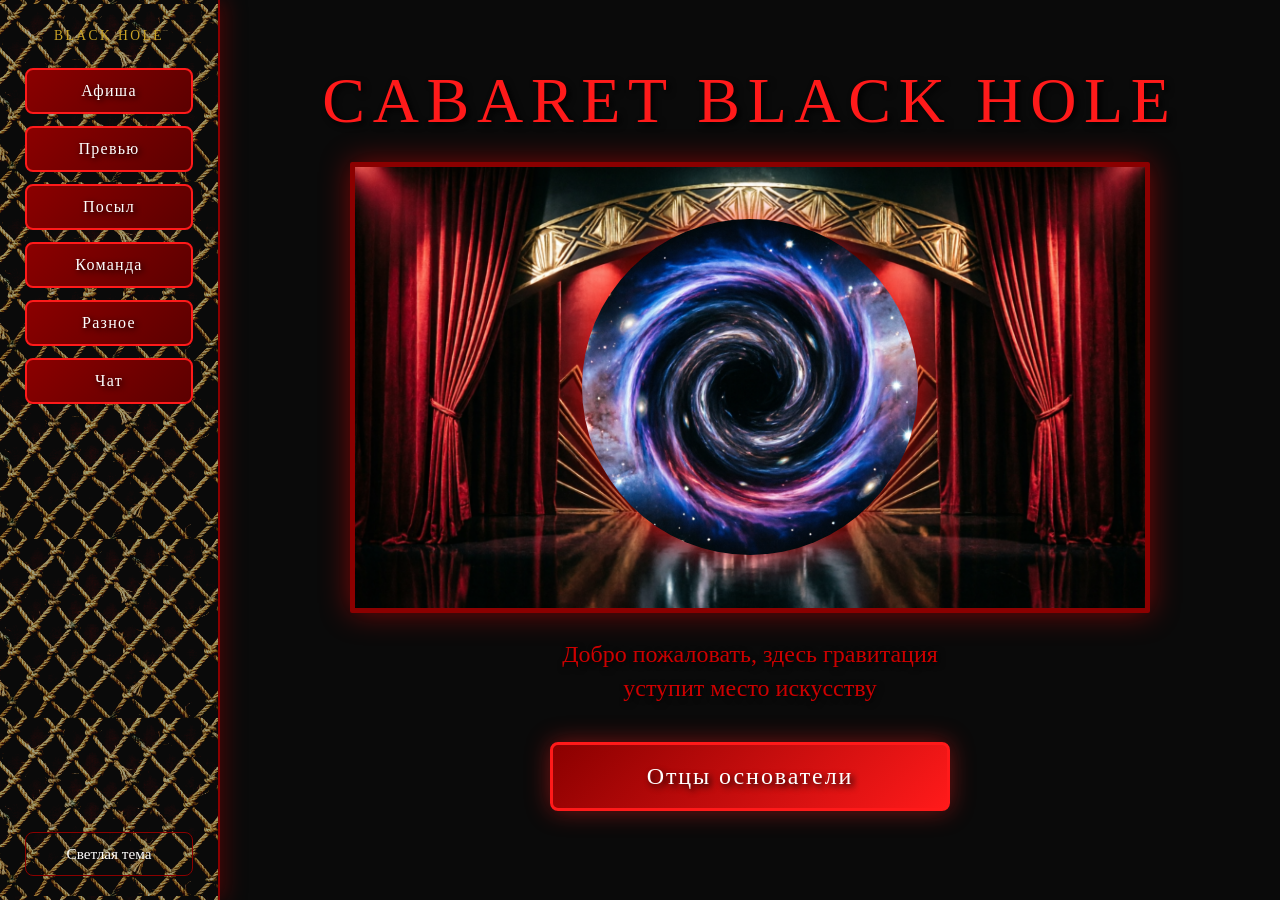
<file: index.html>
<!DOCTYPE html>
<html lang="ru">
<head>
    <meta charset="UTF-8">
    <meta name="viewport" content="width=device-width, initial-scale=1, viewport-fit=cover">
    <meta name="theme-color" content="#0a0a0a">
    <meta name="description" content="Cabaret Black Hole — здесь гравитация уступит место искусству">
    <title>Cabaret Black Hole</title>
    <script src="js/theme-boot.js"></script>
    <link rel="stylesheet" href="css/site.css">
    <link rel="preload" as="image" href="black.png" fetchpriority="high">
</head>
<body data-page="home" data-show-theme>
    <a class="skip-link" href="#content">К содержанию</a>
    <div data-site-nav></div>
    <script src="js/nav.js"></script>

    <div class="main-wrapper">
        <main id="content" class="container">
            <h1>CABARET BLACK HOLE</h1>

            <div class="stage">
                <img src="black.png" alt="Сцена кабаре с красным занавесом" class="curtains" width="1664" height="928" fetchpriority="high" decoding="async">
                <img src="hole.png" alt="" class="hole" width="1664" height="928" decoding="async">
            </div>

            <p class="lead">Добро пожаловать, здесь гравитация уступит место искусству</p>

            <a href="otci.html" class="founders-btn">Отцы основатели</a>
        </main>
    </div>

    <script src="js/theme.js" defer></script>
</body>
</html>
</file>
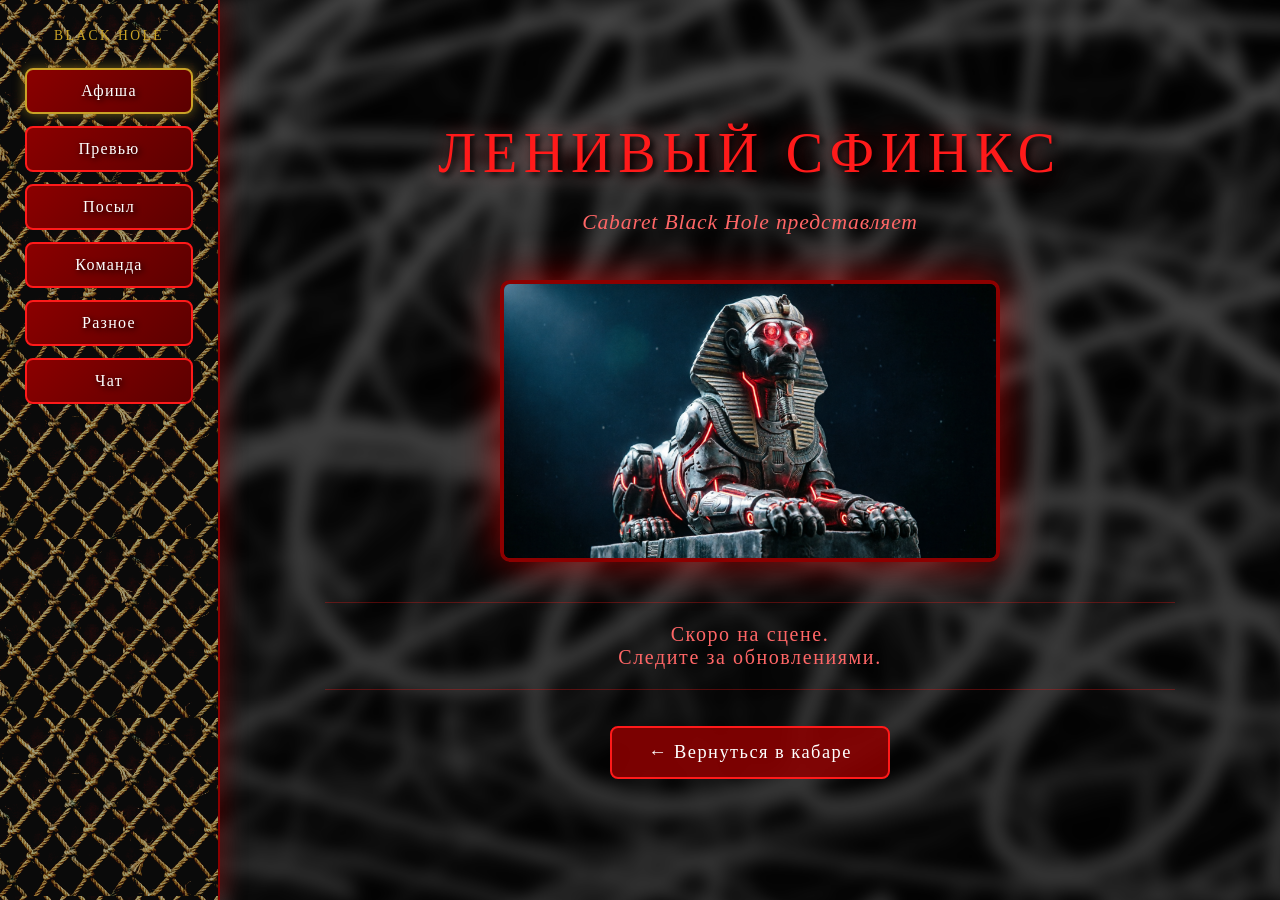
<file: afisha.html>
<!DOCTYPE html>
<html lang="ru">
<head>
    <meta charset="UTF-8">
    <meta name="viewport" content="width=device-width, initial-scale=1, viewport-fit=cover">
    <meta name="theme-color" content="#0a0a0a">
    <meta name="description" content="Афиша Cabaret Black Hole — Ленивый Сфинкс">
    <title>Афиша — Ленивый Сфинкс</title>
    <script src="js/theme-boot.js"></script>
    <link rel="stylesheet" href="css/site.css">
    <link rel="stylesheet" href="css/pages.css">
</head>
<body class="has-photo-bg" data-page="afisha">
    <a class="skip-link" href="#content">К содержанию</a>
    <div data-site-nav></div>
    <script src="js/nav.js"></script>

    <div class="main-wrapper page-screen">
        <main id="content" class="poster-container">
            <h1 class="poster-title">Ленивый сфинкс</h1>
            <p class="poster-subtitle">Cabaret Black Hole представляет</p>
            <img src="sphinx.png" alt="Ленивый Сфинкс" class="sphinx-image" width="1664" height="928">
            <div class="teaser-text">
                Скоро на сцене.<br>
                Следите за обновлениями.
            </div>
            <a href="index.html" class="back-btn">← Вернуться в кабаре</a>
        </main>
    </div>
</body>
</html>
</file>
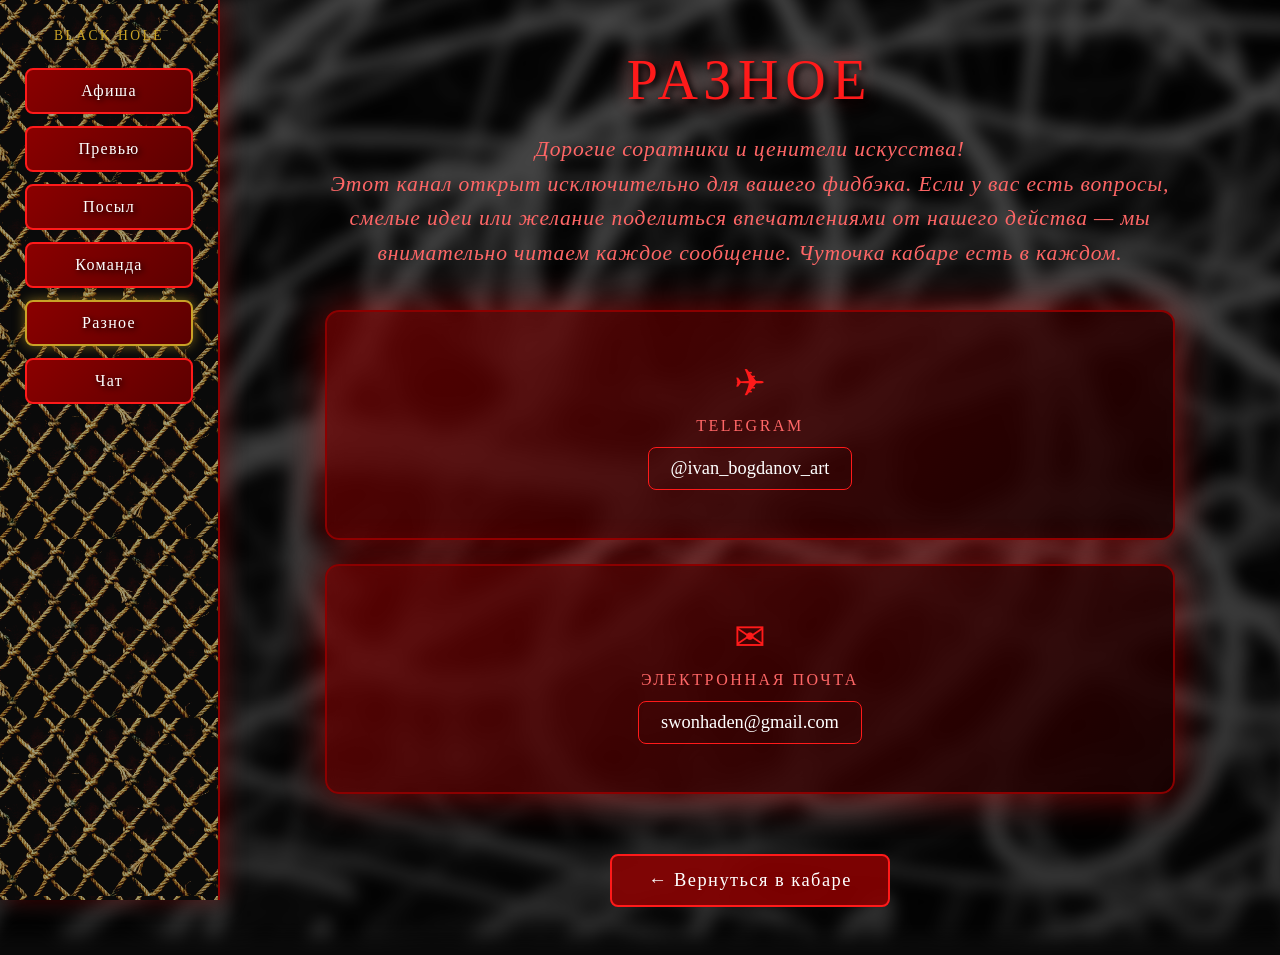
<file: misc.html>
<!DOCTYPE html>
<html lang="ru">
<head>
    <meta charset="UTF-8">
    <meta name="viewport" content="width=device-width, initial-scale=1, viewport-fit=cover">
    <meta name="theme-color" content="#0a0a0a">
    <meta name="description" content="Контакты Cabaret Black Hole">
    <title>Разное — Cabaret Black Hole</title>
    <script src="js/theme-boot.js"></script>
    <link rel="stylesheet" href="css/site.css">
    <link rel="stylesheet" href="css/pages.css">
</head>
<body class="has-photo-bg" data-page="misc">
    <a class="skip-link" href="#content">К содержанию</a>
    <div data-site-nav></div>
    <script src="js/nav.js"></script>

    <div class="main-wrapper page-screen">
        <main id="content" class="contact-container">
            <h1 class="page-title">Разное</h1>
            <p class="page-subtitle">
                Дорогие соратники и ценители искусства!<br>
                Этот канал открыт исключительно для вашего фидбэка.
                Если у вас есть вопросы, смелые идеи или желание поделиться впечатлениями от нашего действа — мы внимательно читаем каждое сообщение. Чуточка кабаре есть в каждом.
            </p>
            <div class="contact-block">
                <div class="contact-icon" aria-hidden="true">✈</div>
                <div class="contact-label">Telegram</div>
                <a href="https://t.me/ivan_bogdanov_art" class="contact-value" target="_blank" rel="noopener noreferrer">
                    @ivan_bogdanov_art
                </a>
            </div>
            <div class="contact-block">
                <div class="contact-icon" aria-hidden="true">✉</div>
                <div class="contact-label">Электронная почта</div>
                <a href="mailto:swonhaden@gmail.com" class="contact-value">
                    swonhaden@gmail.com
                </a>
            </div>
            <a href="index.html" class="back-btn">← Вернуться в кабаре</a>
        </main>
    </div>
</body>
</html>
</file>
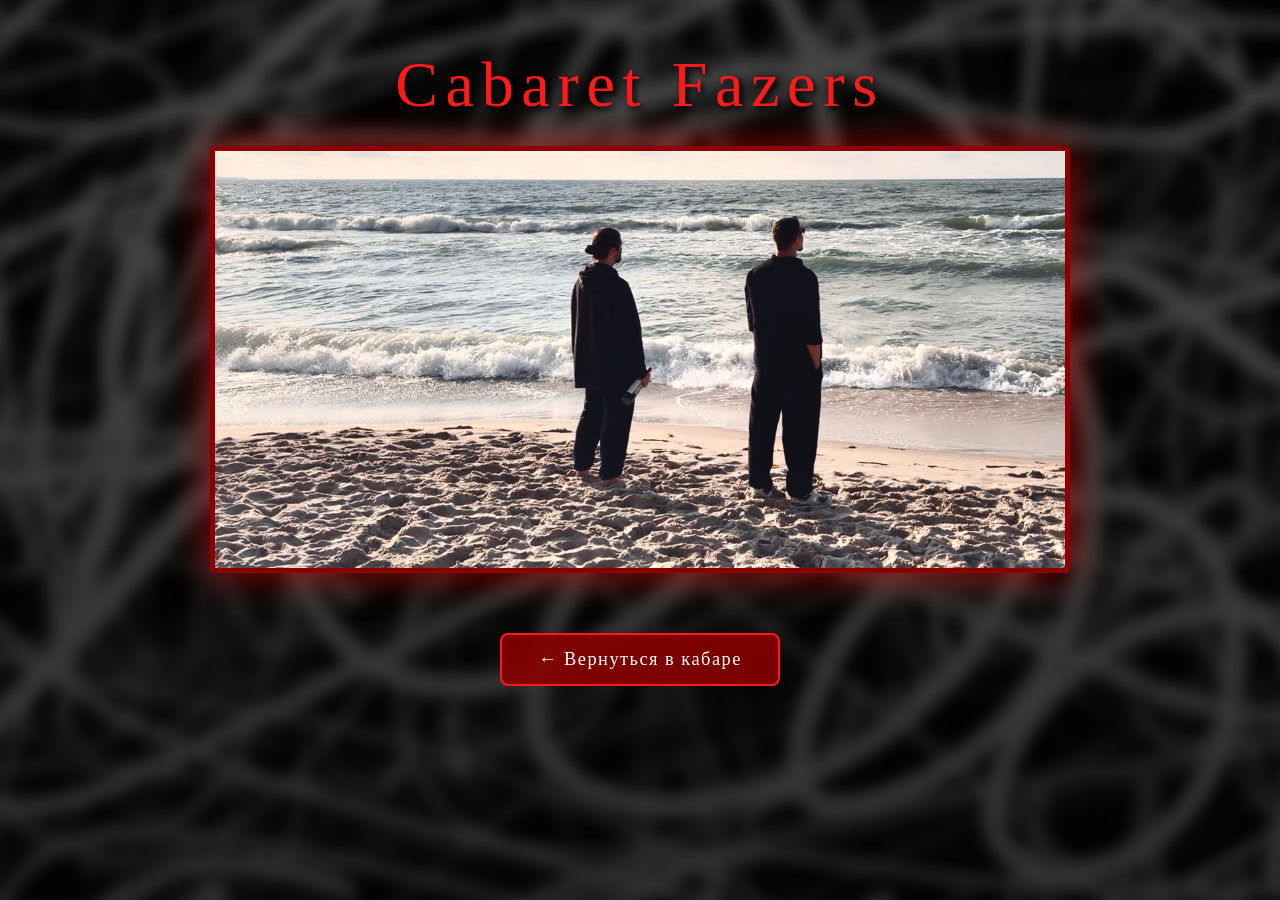
<file: otci.html>
<!DOCTYPE html>
<html lang="ru">
<head>
    <meta charset="UTF-8">
    <meta name="viewport" content="width=device-width, initial-scale=1, viewport-fit=cover">
    <meta name="theme-color" content="#0a0a0a">
    <meta name="description" content="Отцы основатели Cabaret Black Hole">
    <title>Отцы основатели — Cabaret Black Hole</title>
    <script src="js/theme-boot.js"></script>
    <link rel="stylesheet" href="css/site.css">
</head>
<body class="has-photo-bg">
    <a class="skip-link" href="#content">К содержанию</a>

    <main id="content" class="container">
        <h1>Cabaret Fazers</h1>
        <img src="HoleOtci.png" alt="Основатели Cabaret Black Hole на берегу" class="portrait" width="1280" height="628" loading="eager" decoding="async">
        <div class="page-actions">
            <a href="index.html" class="back-btn">← Вернуться в кабаре</a>
        </div>
    </main>
</body>
</html>
</file>
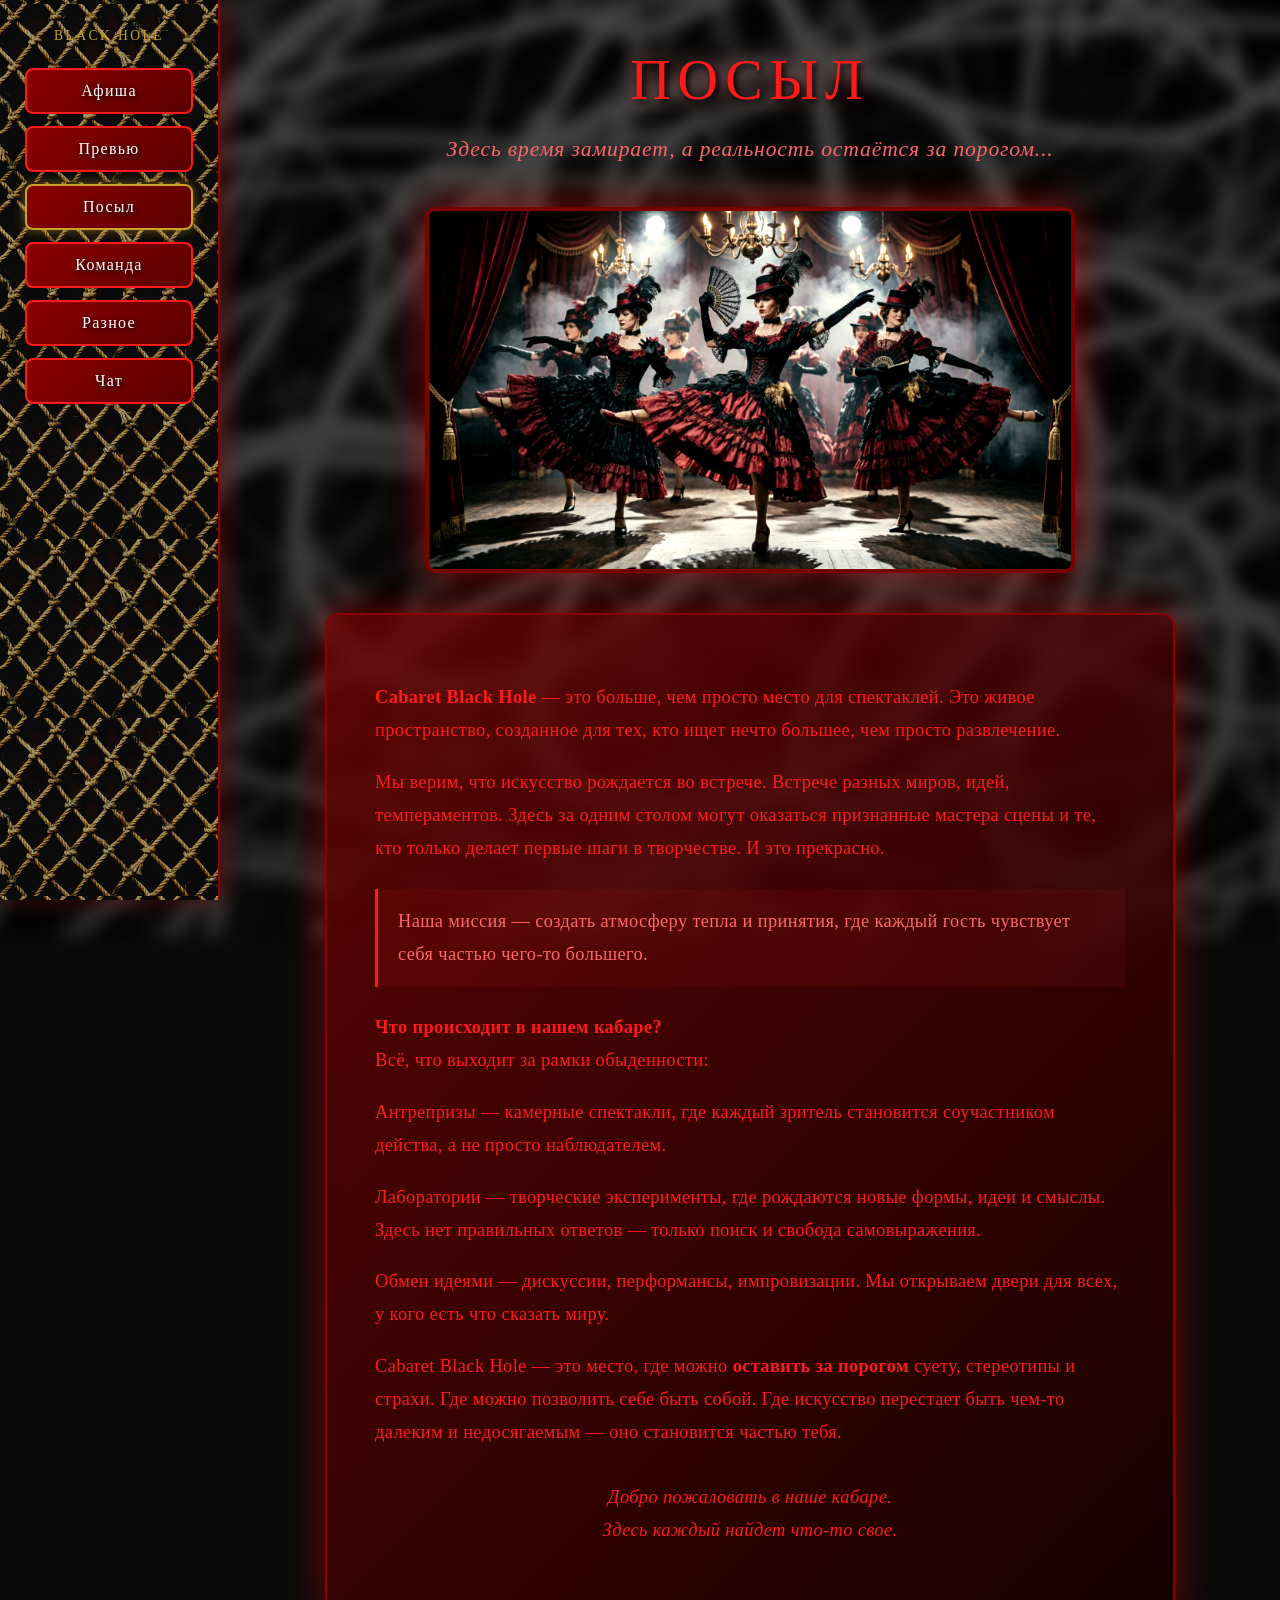
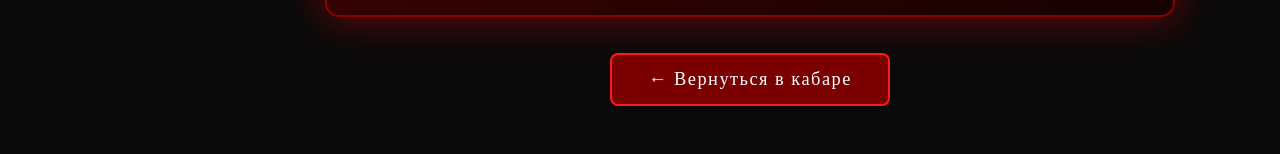
<file: posyl.html>
<!DOCTYPE html>
<html lang="ru">
<head>
    <meta charset="UTF-8">
    <meta name="viewport" content="width=device-width, initial-scale=1, viewport-fit=cover">
    <meta name="theme-color" content="#0a0a0a">
    <meta name="description" content="Посыл Cabaret Black Hole">
    <title>Посыл — Cabaret Black Hole</title>
    <script src="js/theme-boot.js"></script>
    <link rel="stylesheet" href="css/site.css">
    <link rel="stylesheet" href="css/pages.css">
</head>
<body class="has-photo-bg" data-page="posyl">
    <a class="skip-link" href="#content">К содержанию</a>
    <div data-site-nav></div>
    <script src="js/nav.js"></script>

    <div class="main-wrapper page-screen">
        <main id="content" class="message-container">
            <h1 class="page-title">Посыл</h1>
            <p class="intro-text">Здесь время замирает, а реальность остаётся за порогом...</p>
            <img src="cancan.png" alt="Бурлеск канкан" class="cancan-image">

            <div class="manifesto-section">
                <div class="manifesto-text">
                    <p>
                        <strong>Cabaret Black Hole</strong> — это больше, чем просто место для спектаклей.
                        Это живое пространство, созданное для тех, кто ищет нечто большее, чем просто развлечение.
                    </p>
                    <p>
                        Мы верим, что искусство рождается во встрече. Встрече разных миров, идей, темпераментов.
                        Здесь за одним столом могут оказаться признанные мастера сцены и те, кто только делает
                        первые шаги в творчестве. И это прекрасно.
                    </p>
                    <span class="highlight">
                        Наша миссия — создать атмосферу тепла и принятия,
                        где каждый гость чувствует себя частью чего-то большего.
                    </span>
                    <p>
                        <strong>Что происходит в нашем кабаре?</strong><br>
                        Всё, что выходит за рамки обыденности:
                    </p>
                    <p>
                        Антрепризы — камерные спектакли, где каждый зритель становится
                        соучастником действа, а не просто наблюдателем.
                    </p>
                    <p>
                        Лаборатории — творческие эксперименты, где рождаются новые формы,
                        идеи и смыслы. Здесь нет правильных ответов — только поиск и свобода самовыражения.
                    </p>
                    <p>
                        Обмен идеями — дискуссии, перформансы, импровизации.
                        Мы открываем двери для всех, у кого есть что сказать миру.
                    </p>
                    <p>
                        Cabaret Black Hole — это место, где можно <strong>оставить за порогом</strong>
                        суету, стереотипы и страхи. Где можно позволить себе быть собой. Где искусство
                        перестает быть чем-то далеким и недосягаемым — оно становится частью тебя.
                    </p>
                    <p style="text-align: center; margin-top: 32px;">
                        <em>Добро пожаловать в наше кабаре.<br>
                        Здесь каждый найдет что-то свое.</em>
                    </p>
                </div>
            </div>
            <a href="index.html" class="back-btn">← Вернуться в кабаре</a>
        </main>
    </div>
</body>
</html>
</file>
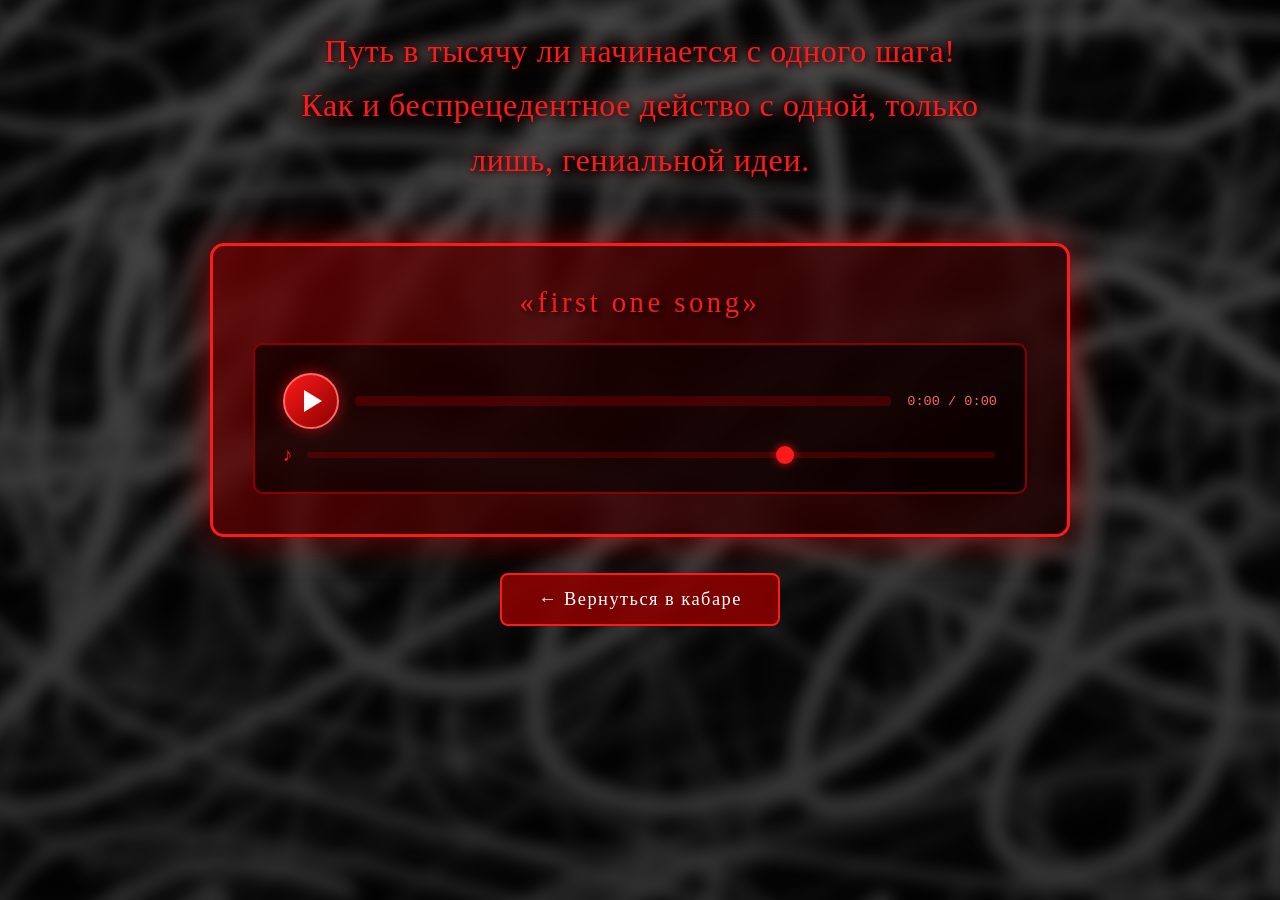
<file: preview.html>
<!DOCTYPE html>
<html lang="ru">
<head>
    <meta charset="UTF-8">
    <meta name="viewport" content="width=device-width, initial-scale=1, viewport-fit=cover">
    <meta name="theme-color" content="#0a0a0a">
    <meta name="description" content="Превью Cabaret Black Hole — first one song">
    <title>Превью — Cabaret Black Hole</title>
    <script src="js/theme-boot.js"></script>
    <link rel="stylesheet" href="css/site.css">
</head>
<body class="has-photo-bg">
    <a class="skip-link" href="#content">К содержанию</a>

    <main id="content" class="container">
        <p class="philosophy-text">
            Путь в тысячу ли начинается с одного шага!<br>
            Как и беспрецедентное действо с одной, только лишь, гениальной идеи.
        </p>

        <section class="timeline-container" aria-labelledby="track-title">
            <h1 class="timeline-title" id="track-title">«first one song»</h1>

            <div class="custom-player">
                <audio id="audioPlayer" src="Cabaret.mp3" preload="metadata"></audio>

                <div class="player-controls">
                    <button type="button" class="play-btn" id="playBtn" aria-label="Играть" aria-pressed="false">
                        <span class="play-icon" id="playIcon"></span>
                        <span class="pause-icon" id="pauseIcon"></span>
                    </button>

                    <div class="progress-container" id="progressContainer" role="slider" tabindex="0" aria-label="Прогресс трека" aria-valuemin="0" aria-valuemax="100" aria-valuenow="0">
                        <div class="progress-bar" id="progressBar"></div>
                    </div>

                    <div class="time-display" id="timeDisplay">0:00 / 0:00</div>
                </div>

                <div class="volume-control">
                    <span class="volume-icon" aria-hidden="true">♪</span>
                    <input type="range" class="volume-slider" id="volumeSlider" min="0" max="100" value="70" aria-label="Громкость">
                </div>
            </div>
        </section>

        <div class="page-actions">
            <a href="index.html" class="back-btn">← Вернуться в кабаре</a>
        </div>
    </main>

    <script src="js/player.js" defer></script>
</body>
</html>
</file>
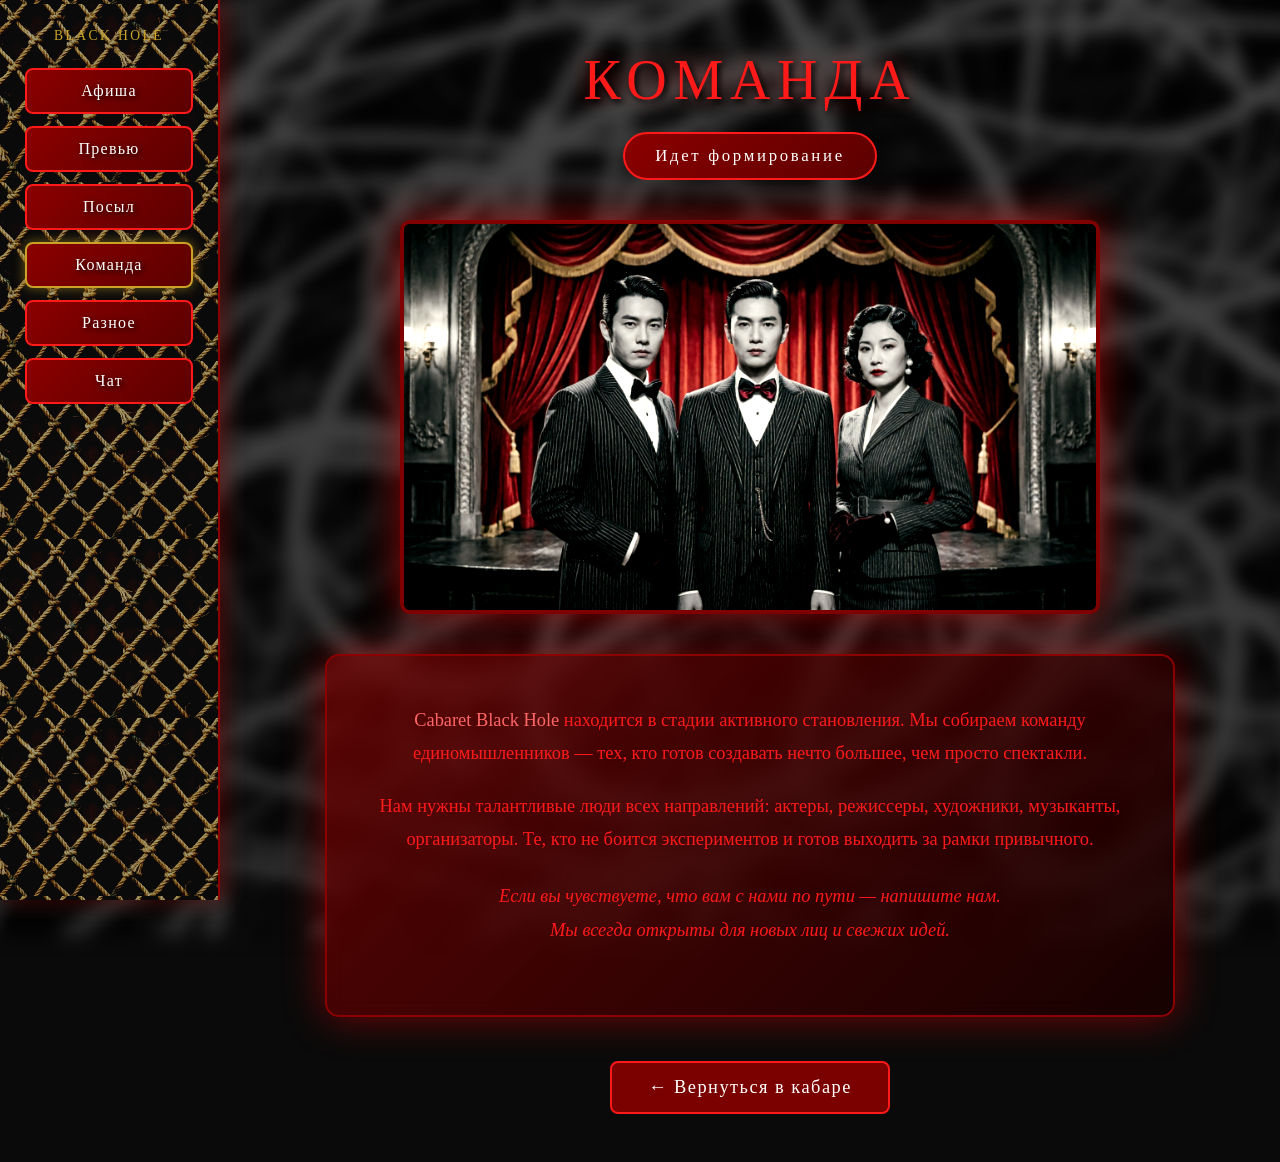
<file: team.html>
<!DOCTYPE html>
<html lang="ru">
<head>
    <meta charset="UTF-8">
    <meta name="viewport" content="width=device-width, initial-scale=1, viewport-fit=cover">
    <meta name="theme-color" content="#0a0a0a">
    <meta name="description" content="Команда Cabaret Black Hole">
    <title>Команда — Cabaret Black Hole</title>
    <script src="js/theme-boot.js"></script>
    <link rel="stylesheet" href="css/site.css">
    <link rel="stylesheet" href="css/pages.css">
</head>
<body class="has-photo-bg" data-page="team">
    <a class="skip-link" href="#content">К содержанию</a>
    <div data-site-nav></div>
    <script src="js/nav.js"></script>

    <div class="main-wrapper page-screen">
        <main id="content" class="team-container">
            <h1 class="page-title">Команда</h1>
            <div class="status-badge">Идет формирование</div>
            <img src="team.png" alt="Команда Cabaret Black Hole" class="team-image">
            <div class="formation-text">
                <p>
                    <span class="highlight">Cabaret Black Hole</span> находится в стадии активного становления.
                    Мы собираем команду единомышленников — тех, кто готов создавать нечто большее,
                    чем просто спектакли.
                </p>
                <p>
                    Нам нужны талантливые люди всех направлений: актеры, режиссеры, художники,
                    музыканты, организаторы. Те, кто не боится экспериментов и готов выходить
                    за рамки привычного.
                </p>
                <p style="text-align: center; margin-top: 24px;">
                    <em>Если вы чувствуете, что вам с нами по пути — напишите нам.<br>
                    Мы всегда открыты для новых лиц и свежих идей.</em>
                </p>
            </div>
            <a href="index.html" class="back-btn">← Вернуться в кабаре</a>
        </main>
    </div>
</body>
</html>
</file>
<file: css/site.css>
:root {
    --bg: #0a0a0a;
    --bg-deep: #1a0000;
    --red: #ff1a1a;
    --red-soft: #ff6666;
    --red-mid: #cc0000;
    --red-dark: #8b0000;
    --red-deeper: #5c0000;
    --gold: #c9a227;
    --text: #ff1a1a;
    --white: #fff;
    --on-accent: #fff;
    --muted-fg: #fff;
    --font: Georgia, "Times New Roman", serif;
    --shadow: 2px 2px 6px #000;
    --title-shadow: 3px 3px 6px #000;
    --glow: 0 0 24px rgba(255, 26, 26, 0.45);
    --glow-hot: 0 0 15px rgba(255, 0, 0, 0.7);
    --glow-strong: 0 0 40px rgba(255, 0, 0, 0.8);
    --stage-glow: 0 0 30px rgba(255, 0, 0, 0.45);
    --hole-glow: drop-shadow(0 0 18px rgba(255, 0, 0, 0.7));
    --sidebar-shadow: 5px 0 20px rgba(139, 0, 0, 0.45);
    --photo-veil: linear-gradient(180deg, rgba(10, 10, 10, 0.35), rgba(10, 10, 10, 0.55));
    --photo-filter: blur(8px) brightness(0.42);
    --panel: linear-gradient(135deg, rgba(139, 0, 0, 0.62), rgba(26, 0, 0, 0.82));
    --panel-shadow: 0 0 40px rgba(255, 0, 0, 0.45);
    --player-bg: rgba(0, 0, 0, 0.6);
    --track: rgba(139, 0, 0, 0.4);
    --play-glow: 0 0 15px rgba(255, 26, 26, 0.55);
    --play-glow-hover: 0 0 25px rgba(255, 26, 26, 0.85);
    --bar-glow: 0 0 10px rgba(255, 26, 26, 0.8);
    --portrait-glow: 0 0 40px rgba(255, 0, 0, 0.55);
    --back-bg: rgba(139, 0, 0, 0.88);
    --back-hover: rgba(255, 26, 26, 0.92);
    --back-hover-fg: #111;
    --philosophy-shadow: 2px 2px 6px #000, 0 0 20px rgba(255, 0, 0, 0.4);
    --overlay: rgba(0, 0, 0, 0.55);
    --sidebar-bg: #0a0a0a;
    --sidebar-net: url("../net.jpg") center / 320px auto repeat;
    --sidebar-net-filter: contrast(1.65) brightness(0.62) saturate(0.8);
    --sidebar-net-blend: lighten;
    --radius: 8px;
    --sidebar-w: 220px;
    --safe-top: env(safe-area-inset-top, 0px);
    --safe-bottom: env(safe-area-inset-bottom, 0px);
    --safe-left: env(safe-area-inset-left, 0px);
}

html[data-theme="light"] {
    --bg: #eef0f2;
    --bg-deep: #e2e4e8;
    --red: #6a6d74;
    --red-soft: #8b8e96;
    --red-mid: #4a4d54;
    --red-dark: #3d4047;
    --red-deeper: #2f3238;
    --gold: #5c5f66;
    --text: #2c2e33;
    --white: #f7f8fa;
    --on-accent: #f7f8fa;
    --muted-fg: #2c2e33;
    --shadow: none;
    --title-shadow: none;
    --glow: 0 12px 32px rgba(32, 34, 40, 0.1);
    --glow-hot: 0 8px 22px rgba(32, 34, 40, 0.12);
    --glow-strong: 0 14px 36px rgba(32, 34, 40, 0.16);
    --stage-glow: 0 16px 40px rgba(32, 34, 40, 0.14);
    --hole-glow: drop-shadow(0 8px 16px rgba(32, 34, 40, 0.28));
    --sidebar-shadow: 4px 0 24px rgba(40, 42, 48, 0.08);
    --photo-veil: linear-gradient(180deg, rgba(238, 240, 242, 0.78), rgba(238, 240, 242, 0.9));
    --photo-filter: blur(10px) brightness(1.18) grayscale(0.45);
    --panel: linear-gradient(165deg, rgba(255, 255, 255, 0.82), rgba(226, 228, 232, 0.94));
    --panel-shadow: 0 18px 40px rgba(32, 34, 40, 0.1);
    --player-bg: rgba(255, 255, 255, 0.72);
    --track: rgba(90, 94, 102, 0.22);
    --play-glow: 0 8px 18px rgba(32, 34, 40, 0.16);
    --play-glow-hover: 0 10px 24px rgba(32, 34, 40, 0.22);
    --bar-glow: none;
    --portrait-glow: 0 18px 40px rgba(32, 34, 40, 0.14);
    --back-bg: #3d4047;
    --back-hover: #2c2e33;
    --back-hover-fg: #f7f8fa;
    --philosophy-shadow: none;
    --overlay: rgba(44, 46, 51, 0.28);
    --sidebar-bg: #e8e9ec;
    --sidebar-net: url("../net.jpg") center / 320px auto repeat;
    --sidebar-net-filter: contrast(1.25) brightness(1.08) grayscale(0.2);
    --sidebar-net-blend: multiply;
}

*,
*::before,
*::after {
    box-sizing: border-box;
}

html {
    color-scheme: dark;
}

html[data-theme="light"] {
    color-scheme: light;
}

body {
    margin: 0;
    padding: 0;
    background-color: var(--bg);
    font-family: var(--font);
    color: var(--text);
    overflow-x: hidden;
    min-height: 100vh;
    min-height: 100dvh;
}

img {
    max-width: 100%;
    height: auto;
    display: block;
}

a:focus-visible,
button:focus-visible,
input:focus-visible {
    outline: 2px solid var(--gold);
    outline-offset: 3px;
}

.skip-link {
    position: absolute;
    left: -999px;
    top: 8px;
    z-index: 400;
    background: var(--red-dark);
    color: var(--white);
    padding: 8px 14px;
    text-decoration: none;
}

.skip-link:focus {
    left: 8px;
}

/* Photo backdrop (preview, otci) */
.has-photo-bg {
    position: relative;
}

.has-photo-bg::before {
    content: "";
    position: fixed;
    inset: 0;
    background:
        var(--photo-veil),
        url("../fon.png") center / cover no-repeat;
    filter: var(--photo-filter);
    transform: scale(1.08);
    z-index: -1;
}

.container {
    max-width: 900px;
    margin: 0 auto;
    padding: 24px 20px calc(24px + var(--safe-bottom));
    position: relative;
    z-index: 1;
}

h1 {
    font-size: clamp(1.8rem, 6vw, 4rem);
    margin: 24px 0 16px;
    text-shadow: var(--title-shadow);
    letter-spacing: 0.12em;
    font-weight: 400;
    text-align: center;
}

/* Buttons */
.btn,
.sidebar-btn,
.founders-btn,
.back-btn {
    display: inline-block;
    color: var(--on-accent);
    text-decoration: none;
    font-family: var(--font);
    letter-spacing: 0.08em;
    text-align: center;
    border-radius: var(--radius);
    transition: background 0.25s ease, box-shadow 0.25s ease, transform 0.25s ease, color 0.25s ease;
    -webkit-tap-highlight-color: transparent;
}

.sidebar-btn {
    width: 168px;
    padding: 12px 16px;
    font-size: 1rem;
    background: linear-gradient(135deg, var(--red-dark), var(--red-deeper));
    border: 2px solid var(--red);
    text-shadow: var(--shadow);
}

.sidebar-btn:hover,
.sidebar-btn:focus-visible {
    background: linear-gradient(135deg, var(--red), var(--red-dark));
    box-shadow: var(--glow-hot);
    transform: translateX(4px);
}

.sidebar-btn[aria-current="page"] {
    box-shadow: 0 0 12px rgba(201, 162, 39, 0.55);
    border-color: var(--gold);
}

.founders-btn {
    display: block;
    max-width: 400px;
    width: min(100%, 400px);
    margin: 36px auto;
    padding: 18px 28px;
    font-size: clamp(1.1rem, 3vw, 1.5rem);
    background: linear-gradient(135deg, var(--red-dark), var(--red));
    border: 3px solid var(--red);
    text-shadow: var(--title-shadow);
    box-shadow: var(--glow);
}

.founders-btn:hover,
.founders-btn:focus-visible {
    background: linear-gradient(135deg, var(--red), var(--red-dark));
    box-shadow: var(--glow-strong);
    transform: scale(1.03);
}

.back-btn {
    margin-top: 36px;
    padding: 14px 36px;
    min-height: 44px;
    font-size: 1.15rem;
    background: var(--back-bg);
    border: 2px solid var(--red);
    backdrop-filter: blur(6px);
}

.back-btn:hover,
.back-btn:focus-visible {
    background: var(--back-hover);
    color: var(--back-hover-fg);
}

.page-actions {
    text-align: center;
}

/* Navigation */
.nav-toggle {
    position: absolute;
    opacity: 0;
    pointer-events: none;
}

.nav-toggle-btn,
.nav-overlay {
    display: none;
}

.sidebar {
    position: fixed;
    left: 0;
    top: 0;
    height: 100vh;
    height: 100dvh;
    width: var(--sidebar-w);
    padding: calc(28px + var(--safe-top)) 0 24px;
    display: flex;
    flex-direction: column;
    align-items: center;
    gap: 12px;
    background: var(--sidebar-bg);
    isolation: isolate;
    border-right: 2px solid var(--red-dark);
    box-shadow: var(--sidebar-shadow);
    z-index: 100;
}

.sidebar::before {
    content: "";
    position: absolute;
    inset: 0;
    background: var(--sidebar-net);
    filter: var(--sidebar-net-filter);
    mix-blend-mode: var(--sidebar-net-blend);
    pointer-events: none;
    z-index: 0;
}

.sidebar > * {
    position: relative;
    z-index: 1;
}

.sidebar-brand {
    color: var(--gold);
    font-size: 0.85rem;
    letter-spacing: 0.18em;
    text-transform: uppercase;
    margin: 0 12px 12px;
    text-align: center;
}

.theme-toggle {
    width: 168px;
    min-height: 44px;
    padding: 10px 12px;
    cursor: pointer;
    font-family: var(--font);
    font-size: 0.95rem;
    color: var(--muted-fg);
    background: transparent;
    border: 1px solid var(--red-dark);
    border-radius: var(--radius);
}

.sidebar .theme-toggle {
    margin-top: auto;
}

.theme-toggle[aria-pressed="true"] {
    border-color: var(--gold);
    color: var(--gold);
}

.main-wrapper {
    margin-left: var(--sidebar-w);
    padding: 16px 12px;
}

/* Home stage */
.stage {
    position: relative;
    width: 100%;
    max-width: 800px;
    margin: 24px auto;
}

.curtains {
    width: 100%;
    border: 5px solid var(--red-dark);
    box-shadow: var(--stage-glow);
    border-radius: 2px;
}

.hole {
    position: absolute;
    top: 50%;
    left: 50%;
    width: 42%;
    max-width: 340px;
    aspect-ratio: 1;
    object-fit: cover;
    border-radius: 50%;
    transform: translate(-50%, -50%);
    animation: spin 18s linear infinite;
    filter: var(--hole-glow);
    pointer-events: none;
}

.lead {
    font-size: clamp(1.05rem, 2.8vw, 1.5rem);
    color: var(--red-mid);
    text-shadow: var(--shadow);
    margin: 0 auto 24px;
    max-width: 36ch;
    line-height: 1.45;
    text-align: center;
}

@keyframes spin {
    from { transform: translate(-50%, -50%) rotate(0deg); }
    to { transform: translate(-50%, -50%) rotate(360deg); }
}

/* Preview player */
.philosophy-text {
    font-size: clamp(1.25rem, 3.4vw, 2rem);
    line-height: 1.7;
    text-align: center;
    margin: 0 auto 56px;
    max-width: 22em;
    text-shadow: var(--philosophy-shadow);
    letter-spacing: 0.02em;
    animation: fadeIn 1.2s ease-in;
}

.timeline-container {
    background: var(--panel);
    border: 3px solid var(--red);
    border-radius: 14px;
    padding: clamp(20px, 4vw, 40px);
    box-shadow: var(--panel-shadow);
    backdrop-filter: blur(10px);
    animation: slideUp 0.9s ease-out;
}

.timeline-title {
    font-size: clamp(1.2rem, 3vw, 1.8rem);
    text-align: center;
    margin: 0 0 24px;
    letter-spacing: 0.12em;
    text-shadow: var(--title-shadow);
    font-weight: 400;
}

.custom-player {
    background: var(--player-bg);
    border-radius: 10px;
    padding: clamp(16px, 3vw, 28px);
    border: 2px solid var(--red-dark);
}

.player-controls {
    display: flex;
    align-items: center;
    gap: 16px;
    margin-bottom: 16px;
}

.play-btn {
    flex: 0 0 56px;
    width: 56px;
    height: 56px;
    background: linear-gradient(135deg, var(--red), var(--red-dark));
    border: 2px solid var(--red-soft);
    border-radius: 50%;
    cursor: pointer;
    display: flex;
    align-items: center;
    justify-content: center;
    transition: transform 0.25s ease, box-shadow 0.25s ease;
    box-shadow: var(--play-glow);
}

.play-btn:hover {
    transform: scale(1.08);
    box-shadow: var(--play-glow-hover);
}

.play-btn.playing {
    animation: pulse 1.5s infinite;
}

.play-icon {
    width: 0;
    height: 0;
    border-left: 18px solid var(--on-accent);
    border-top: 11px solid transparent;
    border-bottom: 11px solid transparent;
    margin-left: 4px;
}

.pause-icon {
    display: none;
    width: 18px;
    height: 18px;
    position: relative;
    background: transparent;
}

.pause-icon::before,
.pause-icon::after {
    content: "";
    position: absolute;
    top: 0;
    width: 5px;
    height: 18px;
    background: var(--on-accent);
    border-radius: 1px;
}

.pause-icon::before { left: 1px; }
.pause-icon::after { right: 1px; }

.progress-container {
    flex: 1;
    background: var(--track);
    height: 10px;
    border-radius: 4px;
    cursor: pointer;
    overflow: hidden;
    min-width: 0;
}

.progress-bar {
    height: 100%;
    width: 0%;
    background: linear-gradient(90deg, var(--red), var(--red-soft));
    box-shadow: var(--bar-glow);
}

.time-display {
    color: var(--red-soft);
    font-size: 0.85rem;
    min-width: 6.5em;
    text-align: center;
    font-family: "Courier New", ui-monospace, monospace;
    flex-shrink: 0;
}

.volume-control {
    display: flex;
    align-items: center;
    gap: 12px;
    margin-top: 8px;
}

.volume-icon {
    font-size: 1.2rem;
    line-height: 1;
}

.volume-slider {
    flex: 1;
    -webkit-appearance: none;
    appearance: none;
    height: 6px;
    background: var(--track);
    border-radius: 3px;
    cursor: pointer;
}

.volume-slider::-webkit-slider-thumb {
    -webkit-appearance: none;
    width: 18px;
    height: 18px;
    background: var(--red);
    border-radius: 50%;
    cursor: pointer;
    box-shadow: var(--bar-glow);
}

.volume-slider::-moz-range-thumb {
    width: 18px;
    height: 18px;
    background: var(--red);
    border: 0;
    border-radius: 50%;
}

/* Otci */
.portrait {
    width: min(100%, 860px);
    margin: 24px auto;
    border: 5px solid var(--red-dark);
    box-shadow: var(--portrait-glow);
    border-radius: 4px;
    object-fit: cover;
    max-height: min(70vh, 520px);
}

@keyframes fadeIn {
    from { opacity: 0; }
    to { opacity: 1; }
}

@keyframes slideUp {
    from {
        opacity: 0;
        transform: translateY(32px);
    }
    to {
        opacity: 1;
        transform: translateY(0);
    }
}

@keyframes pulse {
    0%, 100% { transform: scale(1); }
    50% { transform: scale(1.08); }
}

@media (max-width: 768px) {
    .nav-toggle-btn {
        display: flex;
        align-items: center;
        justify-content: center;
        position: fixed;
        top: calc(10px + var(--safe-top));
        left: calc(10px + var(--safe-left));
        z-index: 220;
        width: 44px;
        height: 44px;
        background: linear-gradient(135deg, var(--red-dark), var(--bg-deep));
        border: 2px solid var(--red);
        border-radius: var(--radius);
        color: var(--on-accent);
        font-size: 1.35rem;
        cursor: pointer;
        box-shadow: var(--glow-hot);
    }

    .nav-overlay {
        display: none;
        position: fixed;
        inset: 0;
        background: var(--overlay);
        z-index: 150;
    }

    .nav-toggle:checked ~ .nav-overlay {
        display: block;
    }

    .sidebar {
        width: min(280px, 86vw);
        transform: translateX(-110%);
        transition: transform 0.28s ease;
        z-index: 200;
        padding-top: calc(64px + var(--safe-top));
    }

    .nav-toggle:checked ~ .sidebar {
        transform: translateX(0);
    }

    .sidebar-btn:hover,
    .sidebar-btn:focus-visible {
        transform: none;
    }

    .main-wrapper {
        margin-left: 0;
        padding: calc(56px + var(--safe-top)) 12px 16px;
    }

    h1 {
        letter-spacing: 0.06em;
    }

    .player-controls {
        flex-wrap: wrap;
    }

    .progress-container {
        order: 3;
        width: 100%;
        flex-basis: 100%;
    }

    .time-display {
        margin-left: auto;
    }

    .portrait {
        max-height: none;
        border-width: 3px;
    }
}

.chat-panel {
    max-width: 640px;
    margin: 0 auto;
    background: var(--panel);
    border: 3px solid var(--red);
    border-radius: 14px;
    padding: clamp(20px, 4vw, 32px);
    box-shadow: var(--panel-shadow);
    backdrop-filter: blur(10px);
    text-align: left;
}

.chat-panel h1 {
    margin-top: 0;
    font-size: clamp(1.4rem, 4vw, 2.2rem);
}

.chat-lead {
    text-align: center;
    margin: 0 0 24px;
    color: var(--red-mid);
}

.chat-form {
    display: flex;
    flex-direction: column;
    gap: 12px;
}

.chat-form label {
    font-size: 0.95rem;
    letter-spacing: 0.04em;
}

.chat-form input,
.chat-form textarea {
    width: 100%;
    padding: 12px 14px;
    border: 2px solid var(--red-dark);
    border-radius: var(--radius);
    background: var(--player-bg);
    color: var(--text);
    font-family: var(--font);
    font-size: 1rem;
}

.chat-error {
    color: var(--red-mid);
    min-height: 1.4em;
    margin: 0;
}

.chat-room {
    display: none;
}

.chat-room.is-open,
.chat-gate.is-open {
    display: block;
}

.chat-gate {
    display: none;
}

.chat-meta {
    display: flex;
    justify-content: space-between;
    align-items: center;
    gap: 12px;
    margin-bottom: 12px;
    flex-wrap: wrap;
}

.chat-log {
    height: min(50vh, 420px);
    overflow-y: auto;
    padding: 12px;
    border: 2px solid var(--red-dark);
    border-radius: var(--radius);
    background: var(--player-bg);
    margin-bottom: 12px;
}

.chat-line {
    margin: 0 0 10px;
    line-height: 1.4;
    word-break: break-word;
}

.chat-line time {
    display: block;
    font-size: 0.75rem;
    color: var(--red-soft);
    font-family: "Courier New", ui-monospace, monospace;
}

.chat-compose {
    display: flex;
    gap: 8px;
}

.chat-compose input {
    flex: 1;
}

@media (prefers-reduced-motion: reduce) {
    *,
    *::before,
    *::after {
        animation: none !important;
        transition: none !important;
    }

    .hole {
        animation: none;
    }
}
</file>
<file: css/pages.css>
.main-wrapper.page-screen {
    display: flex;
    flex-direction: column;
    align-items: center;
    justify-content: center;
    min-height: 100dvh;
    padding: 48px 24px;
}

.page-title,
.poster-title {
    font-size: clamp(2rem, 6vw, 3.5rem);
    letter-spacing: 0.12em;
    text-transform: uppercase;
    text-shadow: var(--title-shadow), 0 0 20px rgba(255, 26, 26, 0.35);
    margin: 0 0 20px;
    color: var(--text);
    text-align: center;
    font-weight: 400;
}

.poster-subtitle,
.page-subtitle,
.intro-text {
    font-size: clamp(1.05rem, 2.5vw, 1.35rem);
    color: var(--red-soft);
    letter-spacing: 0.04em;
    margin: 0 auto 40px;
    font-style: italic;
    line-height: 1.6;
    text-align: center;
    max-width: 40em;
}

.poster-container,
.contact-container,
.team-container,
.message-container {
    text-align: center;
    max-width: 850px;
    width: 100%;
    animation: fadeInUp 1.2s ease-out;
}

.sphinx-image,
.team-image,
.cancan-image {
    max-width: 100%;
    margin: 0 auto 40px;
    border: 4px solid var(--red-dark);
    border-radius: 10px;
    box-shadow: var(--portrait-glow);
}

.sphinx-image { width: min(100%, 500px); animation: float 6s ease-in-out infinite; }
.team-image { width: min(100%, 700px); filter: sepia(15%) contrast(1.15); }
.cancan-image { width: min(100%, 650px); animation: float 6s ease-in-out infinite; filter: sepia(20%) contrast(1.1); }

.teaser-text {
    font-size: 1.25rem;
    color: var(--red-soft);
    letter-spacing: 0.08em;
    margin-top: 20px;
    padding: 20px 0;
    border-top: 1px solid rgba(255, 26, 26, 0.3);
    border-bottom: 1px solid rgba(255, 26, 26, 0.3);
}

.status-badge {
    display: inline-block;
    padding: 12px 30px;
    background: linear-gradient(135deg, var(--red-dark), var(--red-deeper));
    border: 2px solid var(--red);
    border-radius: 25px;
    font-size: 1.05rem;
    letter-spacing: 0.16em;
    color: var(--on-accent);
    margin-bottom: 40px;
    animation: pulse 2s infinite;
}

.formation-text,
.manifesto-section,
.contact-block {
    background: var(--panel);
    border: 2px solid var(--red-dark);
    border-radius: 14px;
    padding: clamp(24px, 4vw, 48px);
    backdrop-filter: blur(10px);
    box-shadow: var(--panel-shadow);
}

.formation-text { margin-bottom: 8px; }
.formation-text p,
.manifesto-text {
    font-size: 1.15rem;
    color: var(--text);
    line-height: 1.8;
    margin: 0 0 20px;
}

.formation-text .highlight,
.manifesto-text .highlight {
    color: var(--red-soft);
}

.manifesto-text {
    text-align: left;
    letter-spacing: 0.02em;
}

.manifesto-text strong { color: var(--red); }

.manifesto-text .highlight {
    display: block;
    margin: 24px 0;
    padding: 16px 20px;
    border-left: 3px solid var(--red);
    background: rgba(255, 26, 26, 0.08);
}

.contact-block {
    margin-bottom: 24px;
    transition: transform 0.3s ease, box-shadow 0.3s ease;
}

.contact-block:hover {
    transform: translateY(-4px);
    box-shadow: var(--glow-strong);
    border-color: var(--red);
}

.contact-icon { font-size: 2.4rem; margin-bottom: 12px; }
.contact-label {
    font-size: 1rem;
    color: var(--red-soft);
    letter-spacing: 0.16em;
    text-transform: uppercase;
    margin-bottom: 12px;
}

.contact-value {
    font-size: 1.15rem;
    color: var(--on-accent);
    text-decoration: none;
    display: inline-block;
    padding: 10px 22px;
    border: 1px solid var(--red);
    border-radius: var(--radius);
}

.contact-value:hover {
    background: rgba(255, 26, 26, 0.18);
}

@keyframes fadeInUp {
    from { opacity: 0; transform: translateY(32px); }
    to { opacity: 1; transform: translateY(0); }
}

@keyframes float {
    0%, 100% { transform: translateY(0); }
    50% { transform: translateY(-12px); }
}

@media (max-width: 768px) {
    .page-title,
    .poster-title { letter-spacing: 0.06em; }
}
</file>
